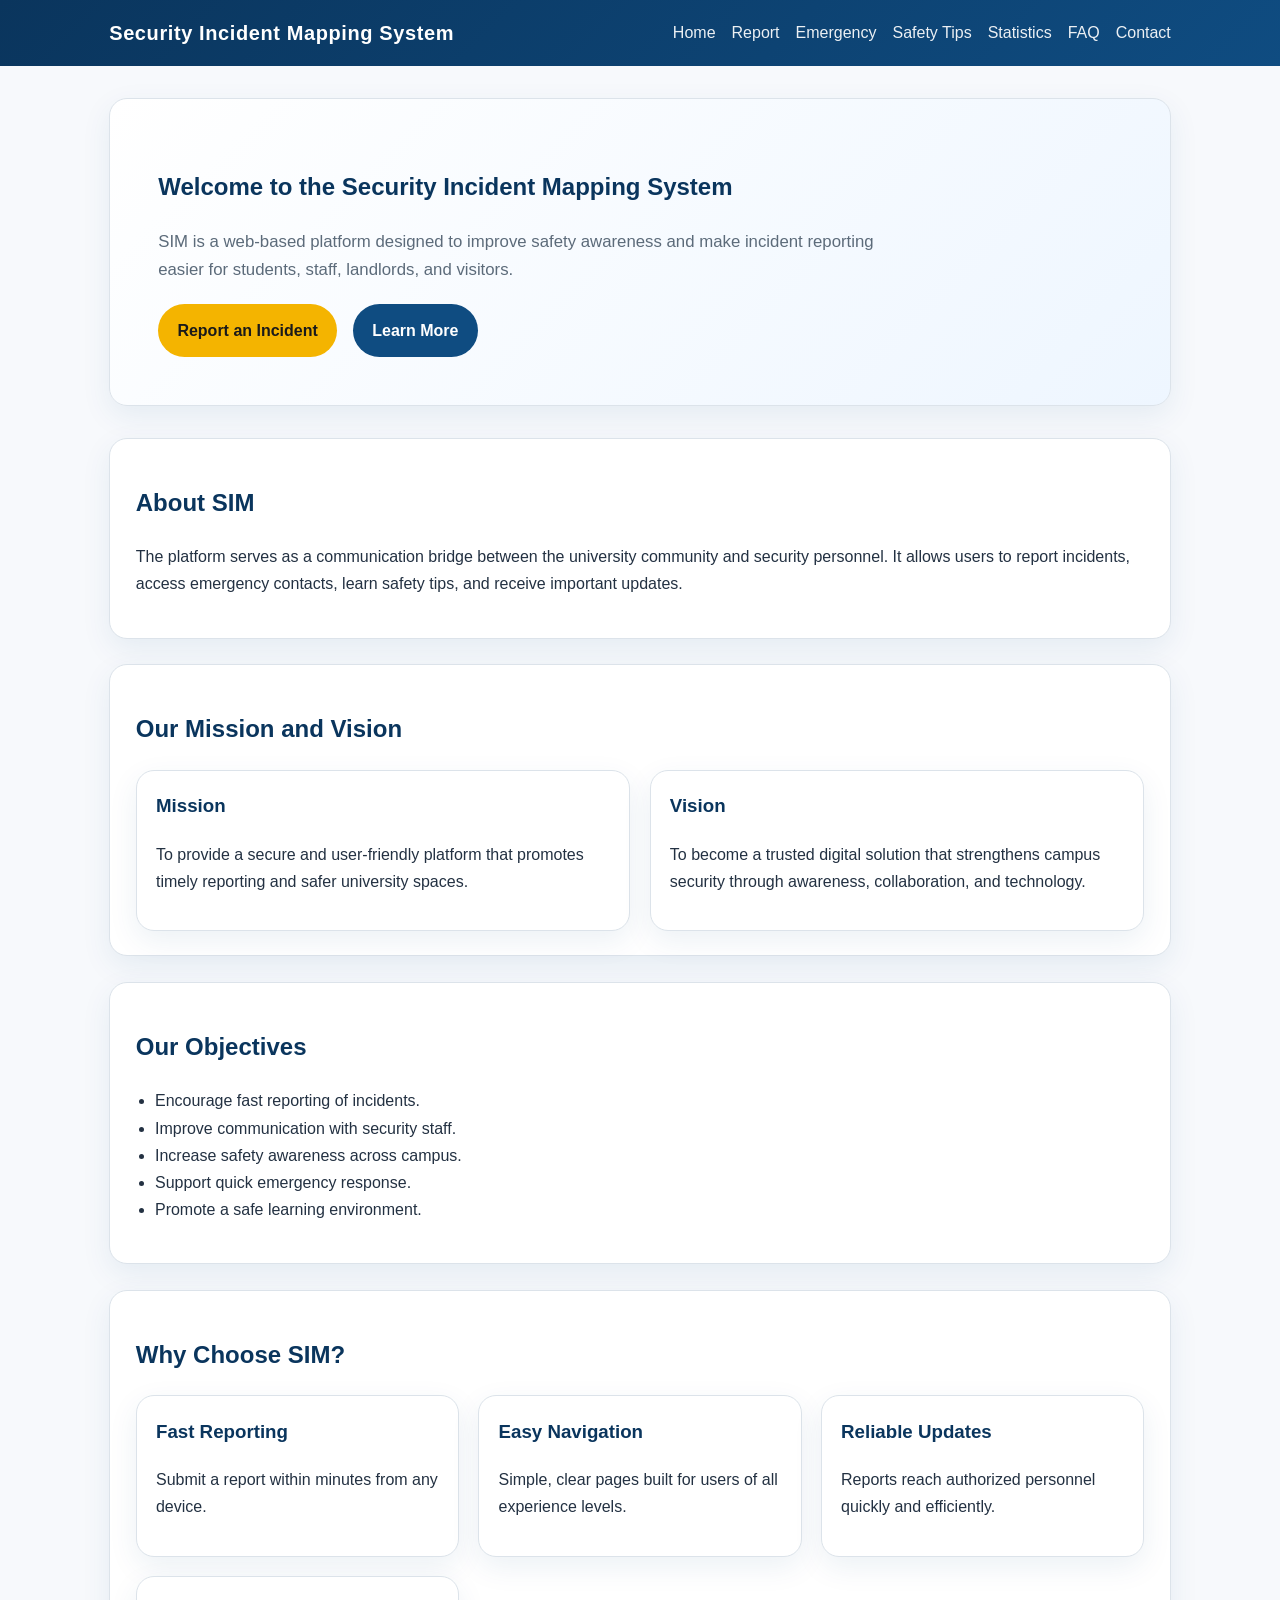
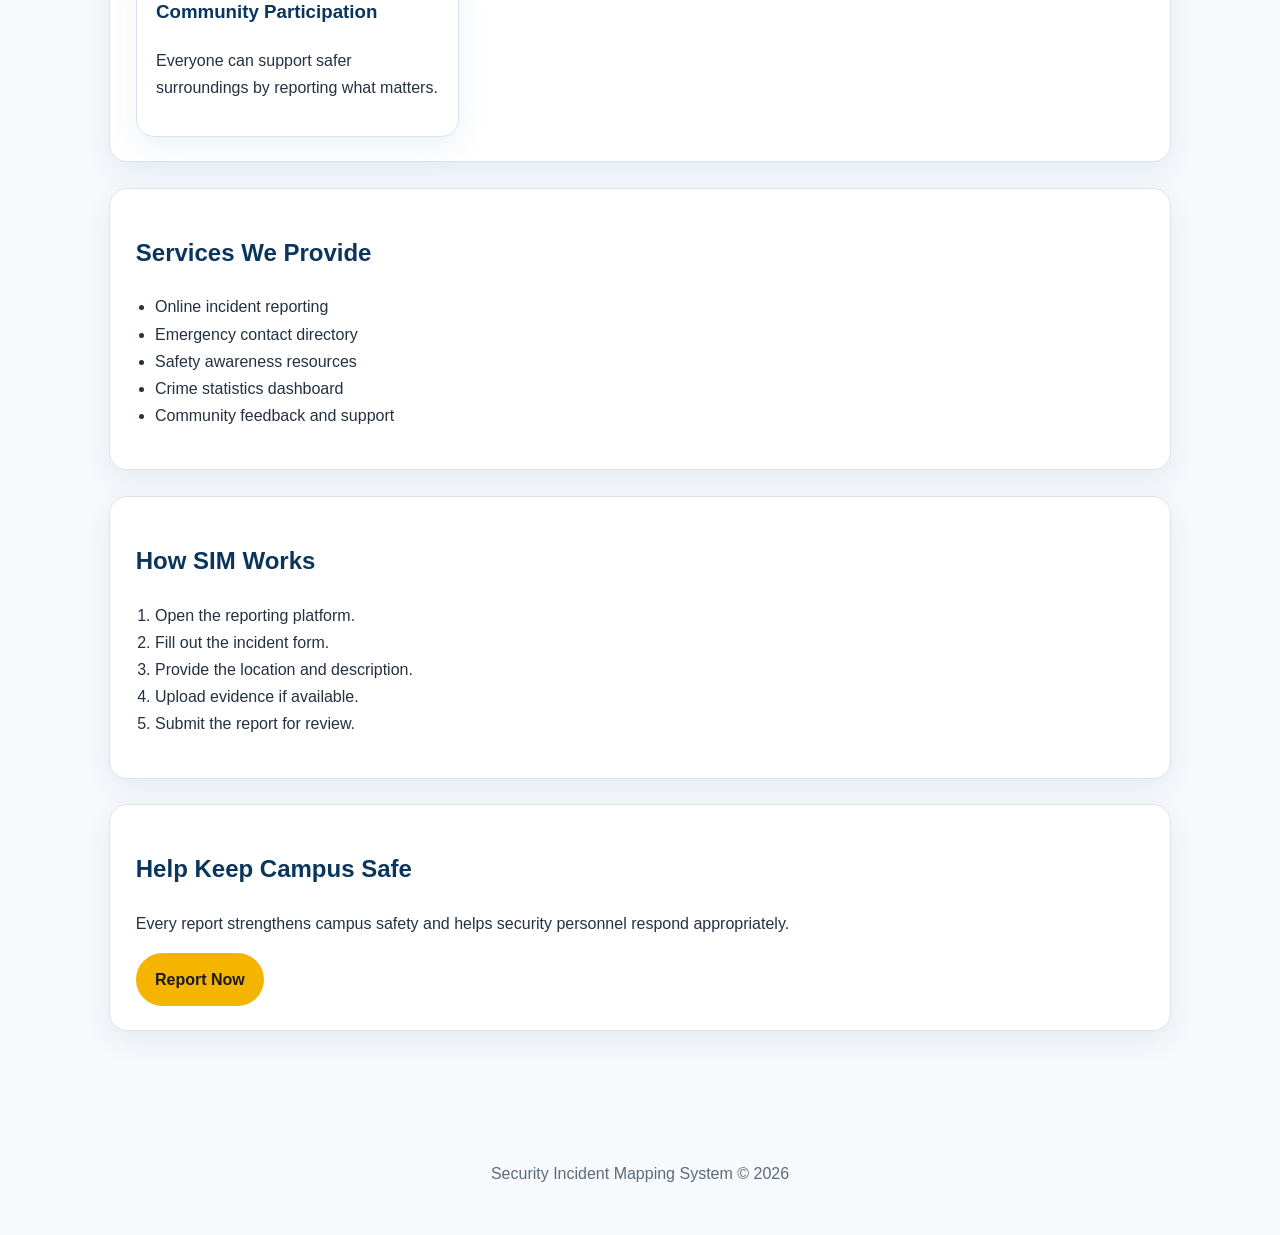
<file: index.html>
<!DOCTYPE html>
<html lang="en">
  <head>
    <meta charset="UTF-8" />
    <meta name="viewport" content="width=device-width, initial-scale=1.0" />
    <title>SIM | Home</title>
    <link rel="stylesheet" href="style.css" />
  </head>
  <body>
    <header>
      <nav>
        <div class="brand">Security Incident Mapping System</div>
        <div class="nav-links">
          <a href="index.html">Home</a>
          <a href="report.html">Report</a>
          <a href="emegency.html">Emergency</a>
          <a href="tips.html">Safety Tips</a>
          <a href="statistics.html">Statistics</a>
          <a href="faq.html">FAQ</a>
          <a href="contant.html">Contact</a>
        </div>
      </nav>
    </header>

    <main>
      <section class="hero">
        <h1>Welcome to the Security Incident Mapping System</h1>
        <p>
          SIM is a web-based platform designed to improve safety awareness and make
          incident reporting easier for students, staff, landlords, and visitors.
        </p>
        <div class="button-row">
          <a class="button button-primary" href="report.html">Report an Incident</a>
          <a class="button button-secondary" href="faq.html">Learn More</a>
        </div>
      </section>

      <section>
        <h2>About SIM</h2>
        <p>
          The platform serves as a communication bridge between the university community
          and security personnel. It allows users to report incidents, access emergency
          contacts, learn safety tips, and receive important updates.
        </p>
      </section>

      <section>
        <h2>Our Mission and Vision</h2>
        <div class="grid">
          <div class="card">
            <h3>Mission</h3>
            <p>To provide a secure and user-friendly platform that promotes timely reporting and safer university spaces.</p>
          </div>
          <div class="card">
            <h3>Vision</h3>
            <p>To become a trusted digital solution that strengthens campus security through awareness, collaboration, and technology.</p>
          </div>
        </div>
      </section>

      <section>
        <h2>Our Objectives</h2>
        <ul>
          <li>Encourage fast reporting of incidents.</li>
          <li>Improve communication with security staff.</li>
          <li>Increase safety awareness across campus.</li>
          <li>Support quick emergency response.</li>
          <li>Promote a safe learning environment.</li>
        </ul>
      </section>

      <section>
        <h2>Why Choose SIM?</h2>
        <div class="grid">
          <div class="card">
            <h3>Fast Reporting</h3>
            <p>Submit a report within minutes from any device.</p>
          </div>
          <div class="card">
            <h3>Easy Navigation</h3>
            <p>Simple, clear pages built for users of all experience levels.</p>
          </div>
          <div class="card">
            <h3>Reliable Updates</h3>
            <p>Reports reach authorized personnel quickly and efficiently.</p>
          </div>
          <div class="card">
            <h3>Community Participation</h3>
            <p>Everyone can support safer surroundings by reporting what matters.</p>
          </div>
        </div>
      </section>

      <section>
        <h2>Services We Provide</h2>
        <ul>
          <li>Online incident reporting</li>
          <li>Emergency contact directory</li>
          <li>Safety awareness resources</li>
          <li>Crime statistics dashboard</li>
          <li>Community feedback and support</li>
        </ul>
      </section>

      <section>
        <h2>How SIM Works</h2>
        <ol>
          <li>Open the reporting platform.</li>
          <li>Fill out the incident form.</li>
          <li>Provide the location and description.</li>
          <li>Upload evidence if available.</li>
          <li>Submit the report for review.</li>
        </ol>
      </section>

      <section>
        <h2>Help Keep Campus Safe</h2>
        <p>Every report strengthens campus safety and helps security personnel respond appropriately.</p>
        <a class="button button-primary" href="report.html">Report Now</a>
      </section>
    </main>

    <footer>
      <p>Security Incident Mapping System © 2026</p>
    </footer>
  </body>
</html>
</file>
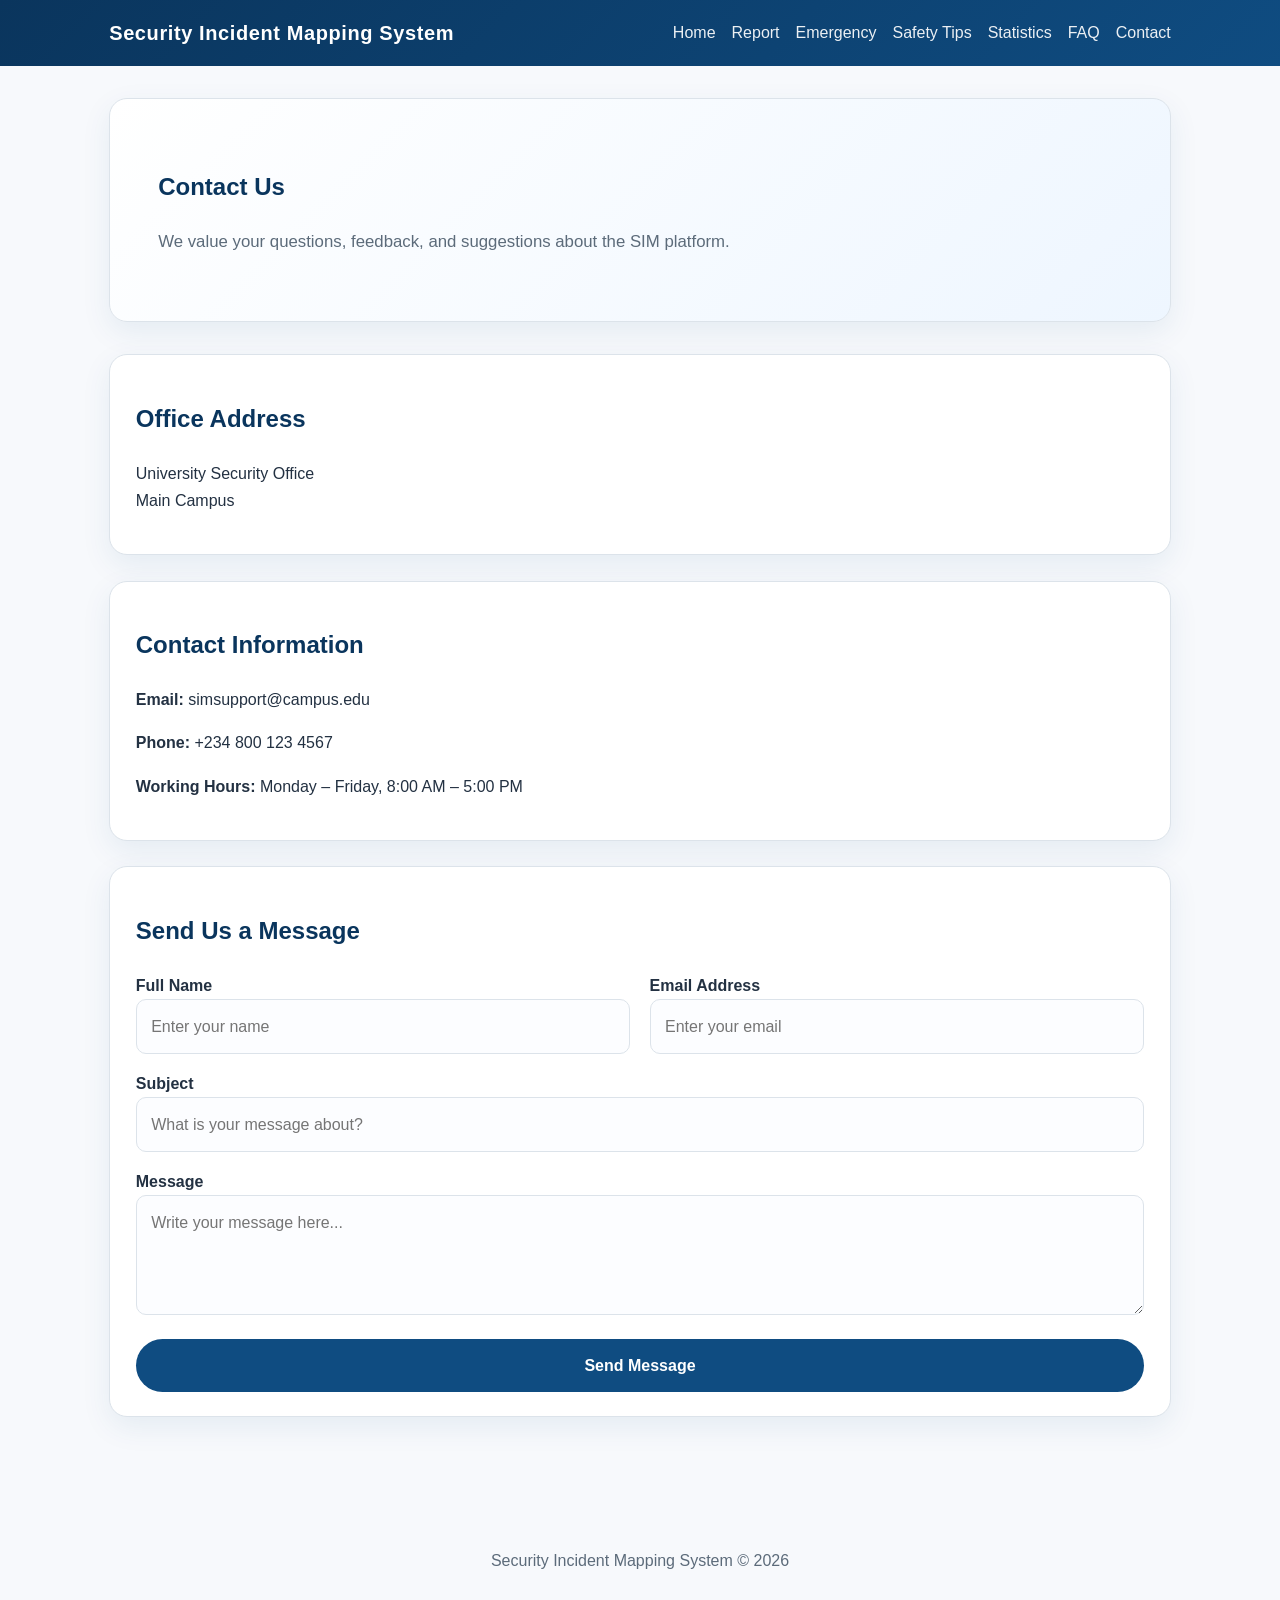
<file: contant.html>
<!DOCTYPE html>
<html lang="en">
  <head>
    <meta charset="UTF-8" />
    <meta name="viewport" content="width=device-width, initial-scale=1.0" />
    <title>SIM | Contact Us</title>
    <link rel="stylesheet" href="style.css" />
  </head>
  <body>
    <header>
      <nav>
        <div class="brand">Security Incident Mapping System</div>
        <div class="nav-links">
          <a href="index.html">Home</a>
          <a href="report.html">Report</a>
          <a href="emegency.html">Emergency</a>
          <a href="tips.html">Safety Tips</a>
          <a href="statistics.html">Statistics</a>
          <a href="faq.html">FAQ</a>
          <a href="contant.html">Contact</a>
        </div>
      </nav>
    </header>

    <main>
      <section class="hero">
        <h1>Contact Us</h1>
        <p>We value your questions, feedback, and suggestions about the SIM platform.</p>
      </section>

      <section>
        <h2>Office Address</h2>
        <p>University Security Office<br />Main Campus</p>
      </section>

      <section>
        <h2>Contact Information</h2>
        <p><strong>Email:</strong> <a href="mailto:simsupport@campus.edu">simsupport@campus.edu</a></p>
        <p><strong>Phone:</strong> +234 800 123 4567</p>
        <p><strong>Working Hours:</strong> Monday – Friday, 8:00 AM – 5:00 PM</p>
      </section>

      <section>
        <h2>Send Us a Message</h2>
        <form>
          <div class="grid">
            <div>
              <label for="contact-name">Full Name</label>
              <input id="contact-name" type="text" placeholder="Enter your name" />
            </div>
            <div>
              <label for="contact-email">Email Address</label>
              <input id="contact-email" type="email" placeholder="Enter your email" />
            </div>
          </div>
          <div>
            <label for="subject">Subject</label>
            <input id="subject" type="text" placeholder="What is your message about?" />
          </div>
          <div>
            <label for="message">Message</label>
            <textarea id="message" placeholder="Write your message here..."></textarea>
          </div>
          <button type="submit">Send Message</button>
        </form>
      </section>
    </main>

    <footer>
      <p>Security Incident Mapping System © 2026</p>
    </footer>
  </body>
</html>
</file>
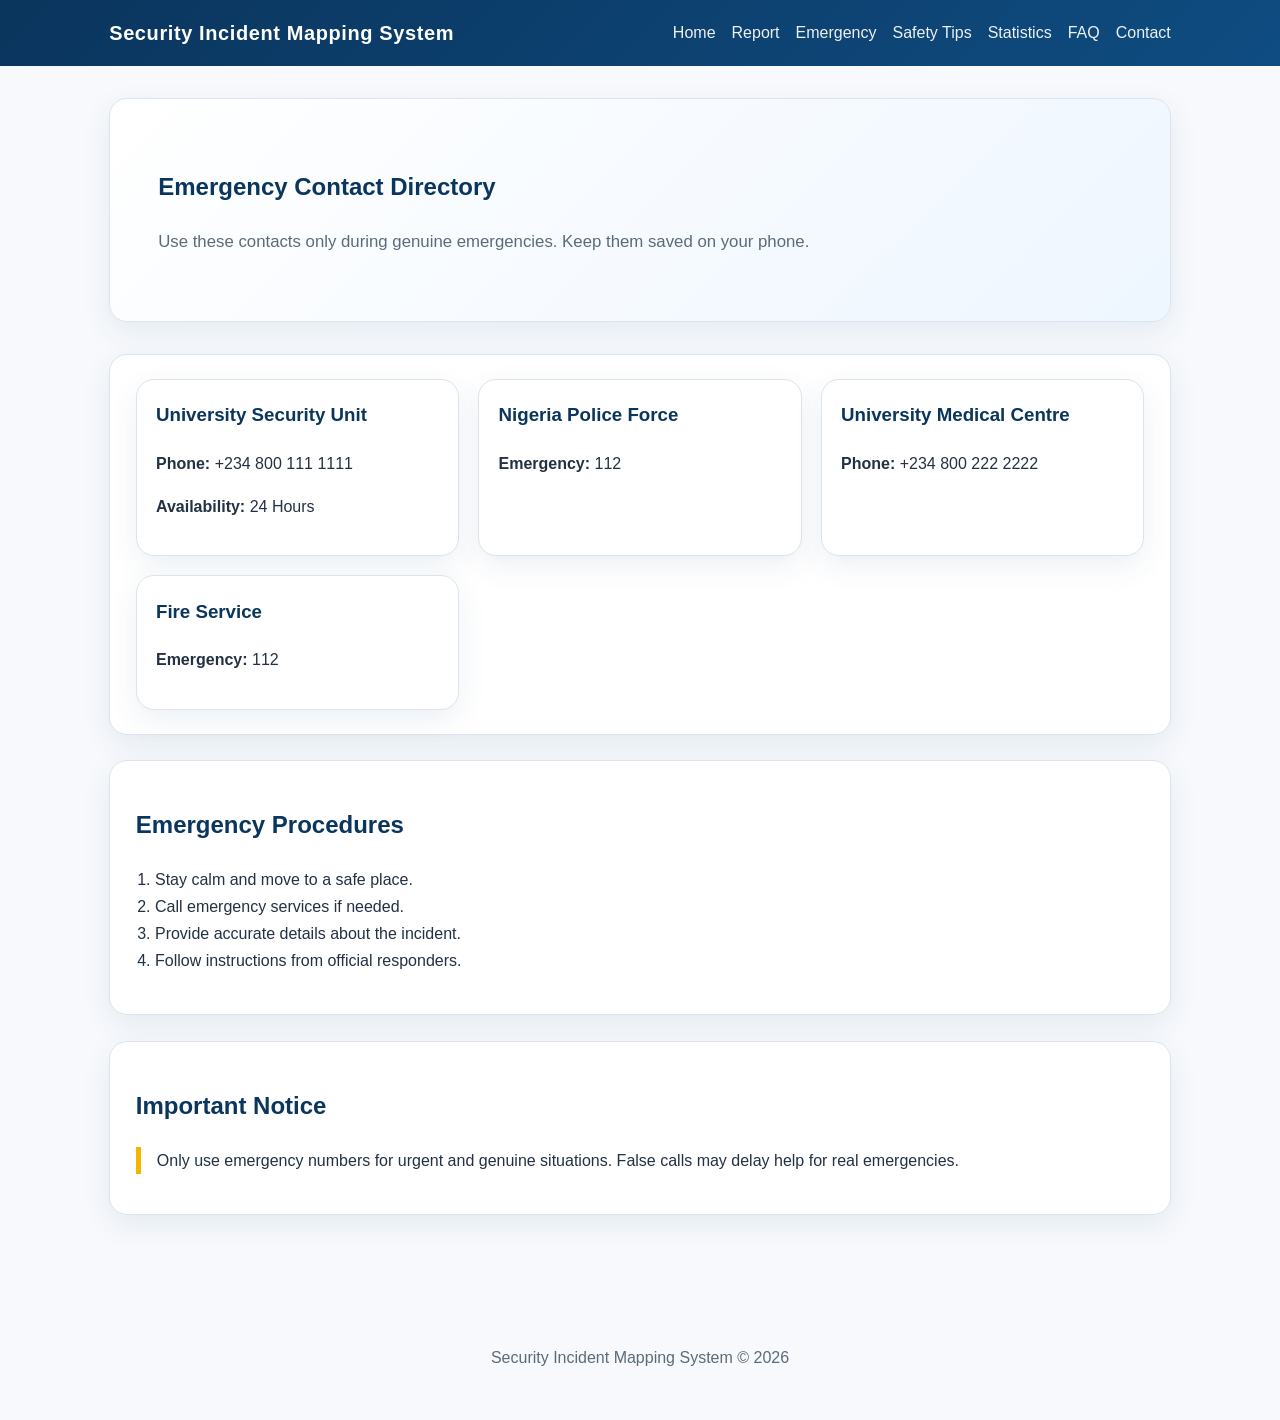
<file: emegency.html>
<!DOCTYPE html>
<html lang="en">
  <head>
    <meta charset="UTF-8" />
    <meta name="viewport" content="width=device-width, initial-scale=1.0" />
    <title>SIM | Emergency Contacts</title>
    <link rel="stylesheet" href="style.css" />
  </head>
  <body>
    <header>
      <nav>
        <div class="brand">Security Incident Mapping System</div>
        <div class="nav-links">
          <a href="index.html">Home</a>
          <a href="report.html">Report</a>
          <a href="emegency.html">Emergency</a>
          <a href="tips.html">Safety Tips</a>
          <a href="statistics.html">Statistics</a>
          <a href="faq.html">FAQ</a>
          <a href="contant.html">Contact</a>
        </div>
      </nav>
    </header>

    <main>
      <section class="hero">
        <h1>Emergency Contact Directory</h1>
        <p>Use these contacts only during genuine emergencies. Keep them saved on your phone.</p>
      </section>

      <section>
        <div class="grid">
          <div class="card">
            <h3>University Security Unit</h3>
            <p><strong>Phone:</strong> +234 800 111 1111</p>
            <p><strong>Availability:</strong> 24 Hours</p>
          </div>
          <div class="card">
            <h3>Nigeria Police Force</h3>
            <p><strong>Emergency:</strong> 112</p>
          </div>
          <div class="card">
            <h3>University Medical Centre</h3>
            <p><strong>Phone:</strong> +234 800 222 2222</p>
          </div>
          <div class="card">
            <h3>Fire Service</h3>
            <p><strong>Emergency:</strong> 112</p>
          </div>
        </div>
      </section>

      <section>
        <h2>Emergency Procedures</h2>
        <ol>
          <li>Stay calm and move to a safe place.</li>
          <li>Call emergency services if needed.</li>
          <li>Provide accurate details about the incident.</li>
          <li>Follow instructions from official responders.</li>
        </ol>
      </section>

      <section>
        <h2>Important Notice</h2>
        <p class="details-card">Only use emergency numbers for urgent and genuine situations. False calls may delay help for real emergencies.</p>
      </section>
    </main>

    <footer>
      <p>Security Incident Mapping System © 2026</p>
    </footer>
  </body>
</html>
</file>
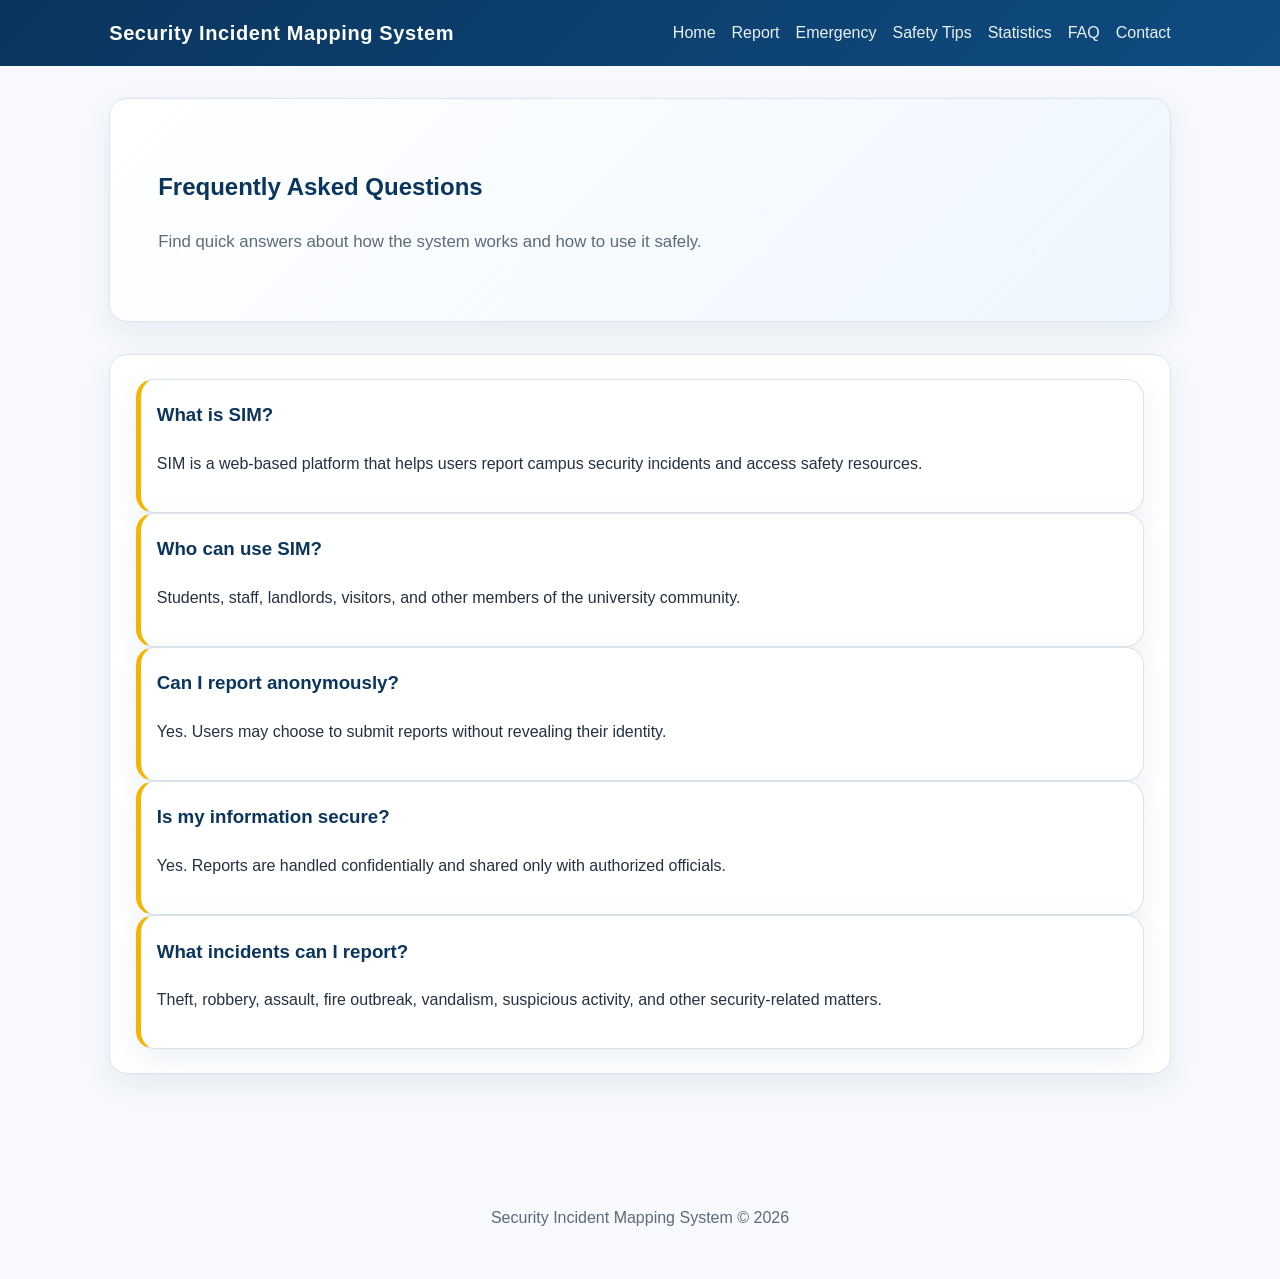
<file: faq.html>
<!DOCTYPE html>
<html lang="en">
  <head>
    <meta charset="UTF-8" />
    <meta name="viewport" content="width=device-width, initial-scale=1.0" />
    <title>SIM | FAQ</title>
    <link rel="stylesheet" href="style.css" />
  </head>
  <body>
    <header>
      <nav>
        <div class="brand">Security Incident Mapping System</div>
        <div class="nav-links">
          <a href="index.html">Home</a>
          <a href="report.html">Report</a>
          <a href="emegency.html">Emergency</a>
          <a href="tips.html">Safety Tips</a>
          <a href="statistics.html">Statistics</a>
          <a href="faq.html">FAQ</a>
          <a href="contant.html">Contact</a>
        </div>
      </nav>
    </header>

    <main>
      <section class="hero">
        <h1>Frequently Asked Questions</h1>
        <p>Find quick answers about how the system works and how to use it safely.</p>
      </section>

      <section>
        <div class="card details-card">
          <h3>What is SIM?</h3>
          <p>SIM is a web-based platform that helps users report campus security incidents and access safety resources.</p>
        </div>
        <div class="card details-card">
          <h3>Who can use SIM?</h3>
          <p>Students, staff, landlords, visitors, and other members of the university community.</p>
        </div>
        <div class="card details-card">
          <h3>Can I report anonymously?</h3>
          <p>Yes. Users may choose to submit reports without revealing their identity.</p>
        </div>
        <div class="card details-card">
          <h3>Is my information secure?</h3>
          <p>Yes. Reports are handled confidentially and shared only with authorized officials.</p>
        </div>
        <div class="card details-card">
          <h3>What incidents can I report?</h3>
          <p>Theft, robbery, assault, fire outbreak, vandalism, suspicious activity, and other security-related matters.</p>
        </div>
      </section>
    </main>

    <footer>
      <p>Security Incident Mapping System © 2026</p>
    </footer>
  </body>
</html>
</file>
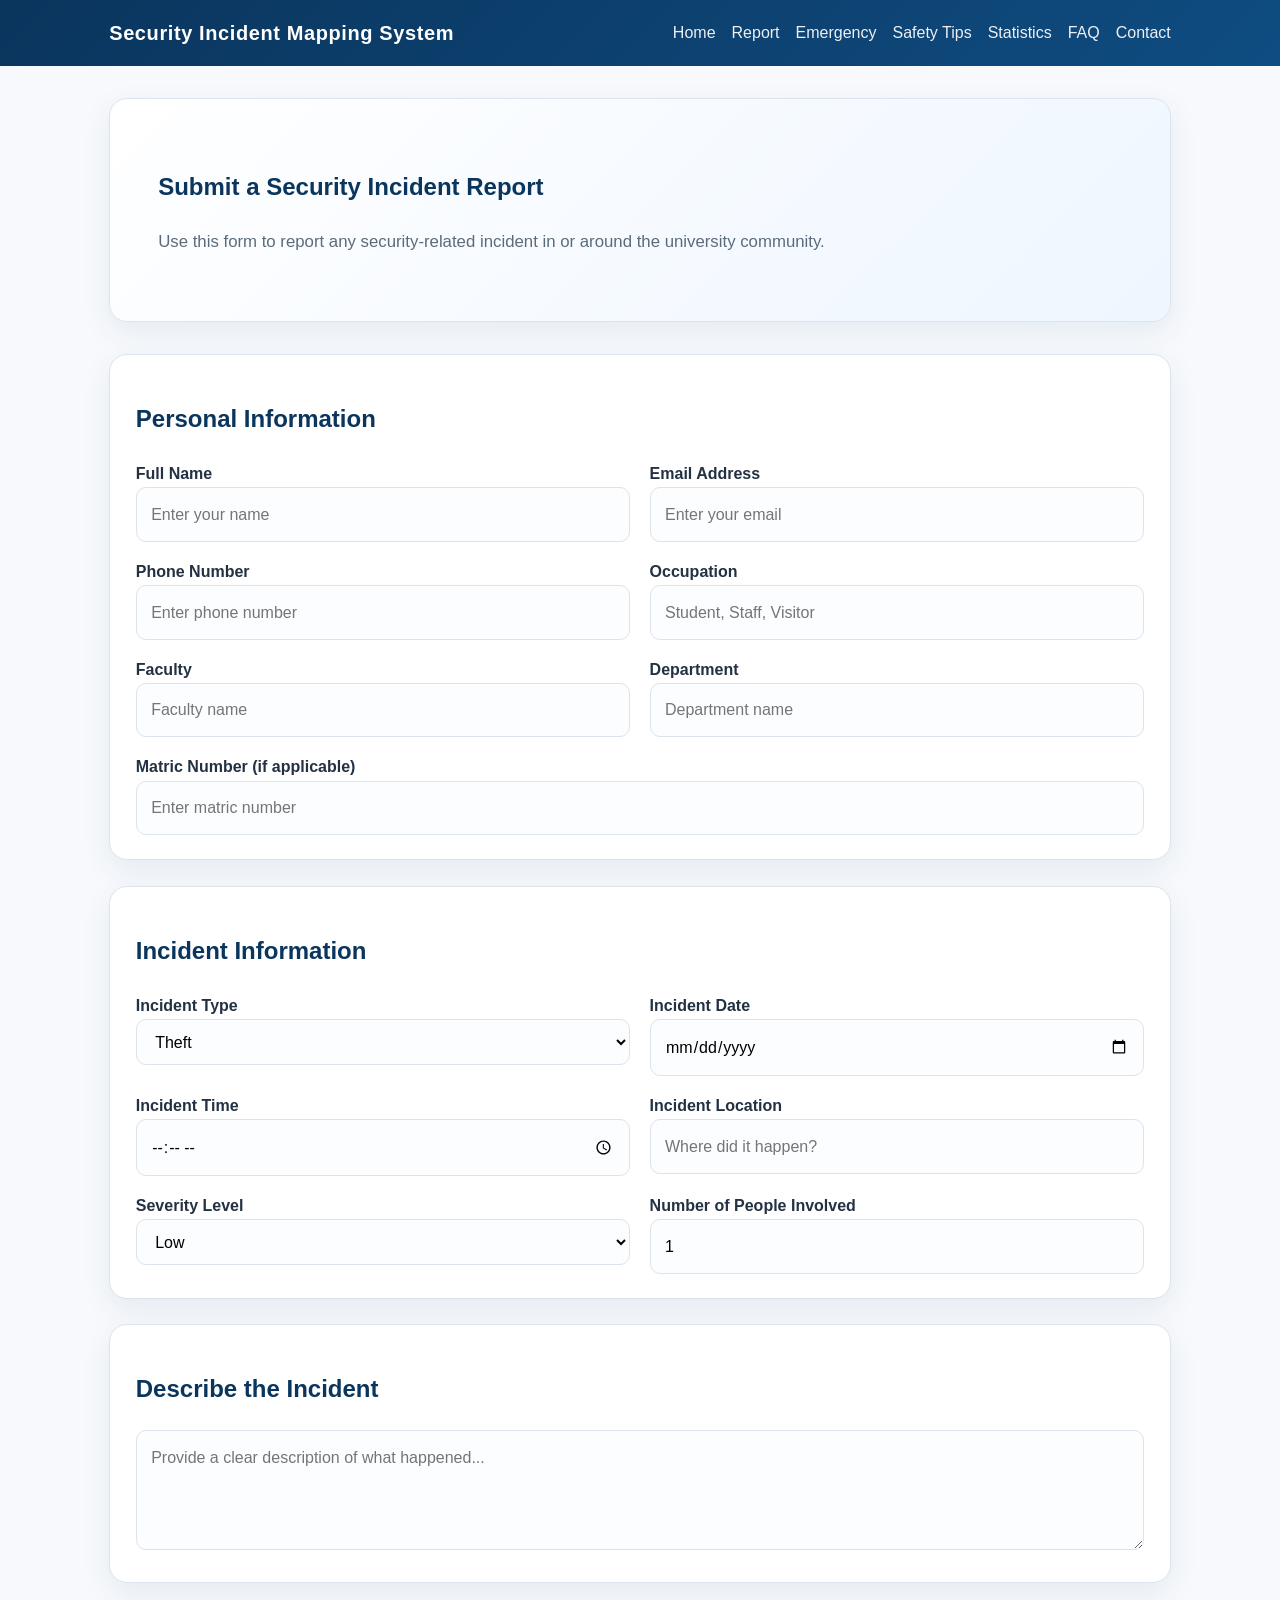
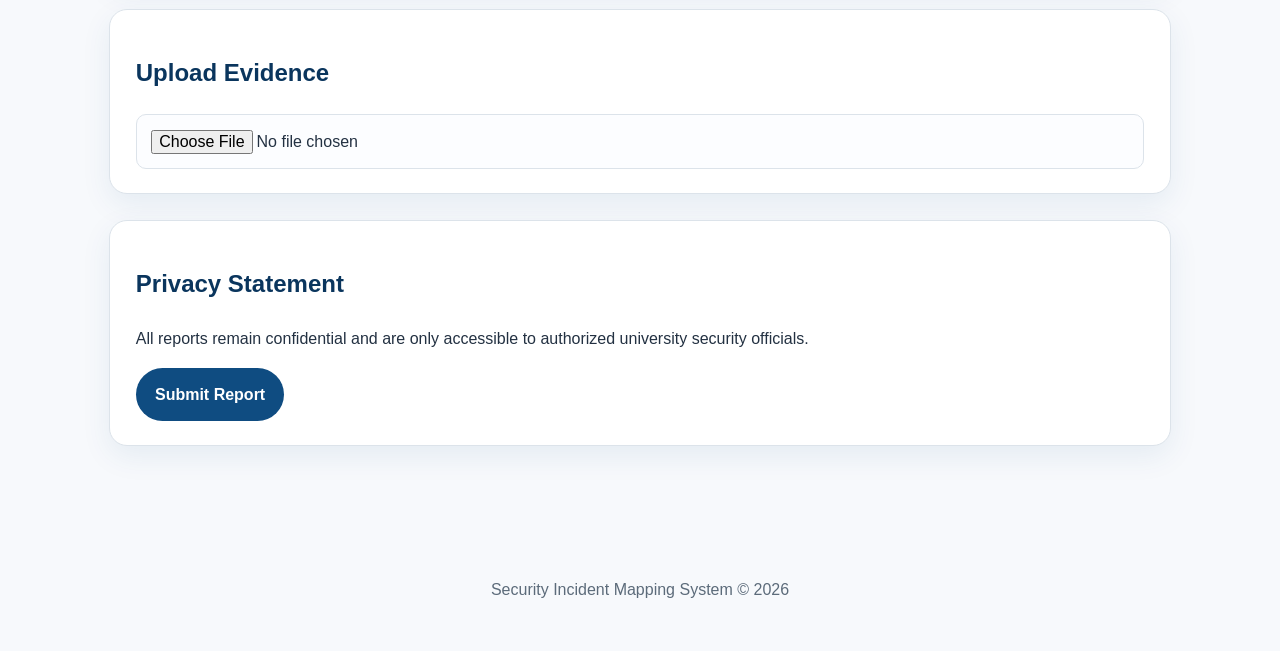
<file: report.html>
<!DOCTYPE html>
<html lang="en">
  <head>
    <meta charset="UTF-8" />
    <meta name="viewport" content="width=device-width, initial-scale=1.0" />
    <title>SIM | Report Incident</title>
    <link rel="stylesheet" href="style.css" />
  </head>
  <body>
    <header>
      <nav>
        <div class="brand">Security Incident Mapping System</div>
        <div class="nav-links">
          <a href="index.html">Home</a>
          <a href="report.html">Report</a>
          <a href="emegency.html">Emergency</a>
          <a href="tips.html">Safety Tips</a>
          <a href="statistics.html">Statistics</a>
          <a href="faq.html">FAQ</a>
          <a href="contant.html">Contact</a>
        </div>
      </nav>
    </header>

    <main>
      <section class="hero">
        <h1>Submit a Security Incident Report</h1>
        <p>Use this form to report any security-related incident in or around the university community.</p>
      </section>

      <section>
        <h2>Personal Information</h2>
        <form>
          <div class="grid">
            <div>
              <label for="name">Full Name</label>
              <input id="name" type="text" placeholder="Enter your name" />
            </div>
            <div>
              <label for="email">Email Address</label>
              <input id="email" type="email" placeholder="Enter your email" />
            </div>
          </div>
          <div class="grid">
            <div>
              <label for="phone">Phone Number</label>
              <input id="phone" type="tel" placeholder="Enter phone number" />
            </div>
            <div>
              <label for="occupation">Occupation</label>
              <input id="occupation" type="text" placeholder="Student, Staff, Visitor" />
            </div>
          </div>
          <div class="grid">
            <div>
              <label for="faculty">Faculty</label>
              <input id="faculty" type="text" placeholder="Faculty name" />
            </div>
            <div>
              <label for="department">Department</label>
              <input id="department" type="text" placeholder="Department name" />
            </div>
          </div>
          <div>
            <label for="matric">Matric Number (if applicable)</label>
            <input id="matric" type="text" placeholder="Enter matric number" />
          </div>
        </form>
      </section>

      <section>
        <h2>Incident Information</h2>
        <form>
          <div class="grid">
            <div>
              <label for="type">Incident Type</label>
              <select id="type">
                <option>Theft</option>
                <option>Robbery</option>
                <option>Assault</option>
                <option>Fire Outbreak</option>
                <option>Suspicious Activity</option>
                <option>Vandalism</option>
                <option>Missing Person</option>
                <option>Other</option>
              </select>
            </div>
            <div>
              <label for="date">Incident Date</label>
              <input id="date" type="date" />
            </div>
          </div>
          <div class="grid">
            <div>
              <label for="time">Incident Time</label>
              <input id="time" type="time" />
            </div>
            <div>
              <label for="location">Incident Location</label>
              <input id="location" type="text" placeholder="Where did it happen?" />
            </div>
          </div>
          <div class="grid">
            <div>
              <label for="severity">Severity Level</label>
              <select id="severity">
                <option>Low</option>
                <option>Medium</option>
                <option>High</option>
              </select>
            </div>
            <div>
              <label for="people">Number of People Involved</label>
              <input id="people" type="number" min="1" value="1" />
            </div>
          </div>
        </form>
      </section>

      <section>
        <h2>Describe the Incident</h2>
        <textarea placeholder="Provide a clear description of what happened..."></textarea>
      </section>

      <section>
        <h2>Upload Evidence</h2>
        <input type="file" />
      </section>

      <section>
        <h2>Privacy Statement</h2>
        <p>All reports remain confidential and are only accessible to authorized university security officials.</p>
        <button type="submit">Submit Report</button>
      </section>
    </main>

    <footer>
      <p>Security Incident Mapping System © 2026</p>
    </footer>
  </body>
</html>
</file>
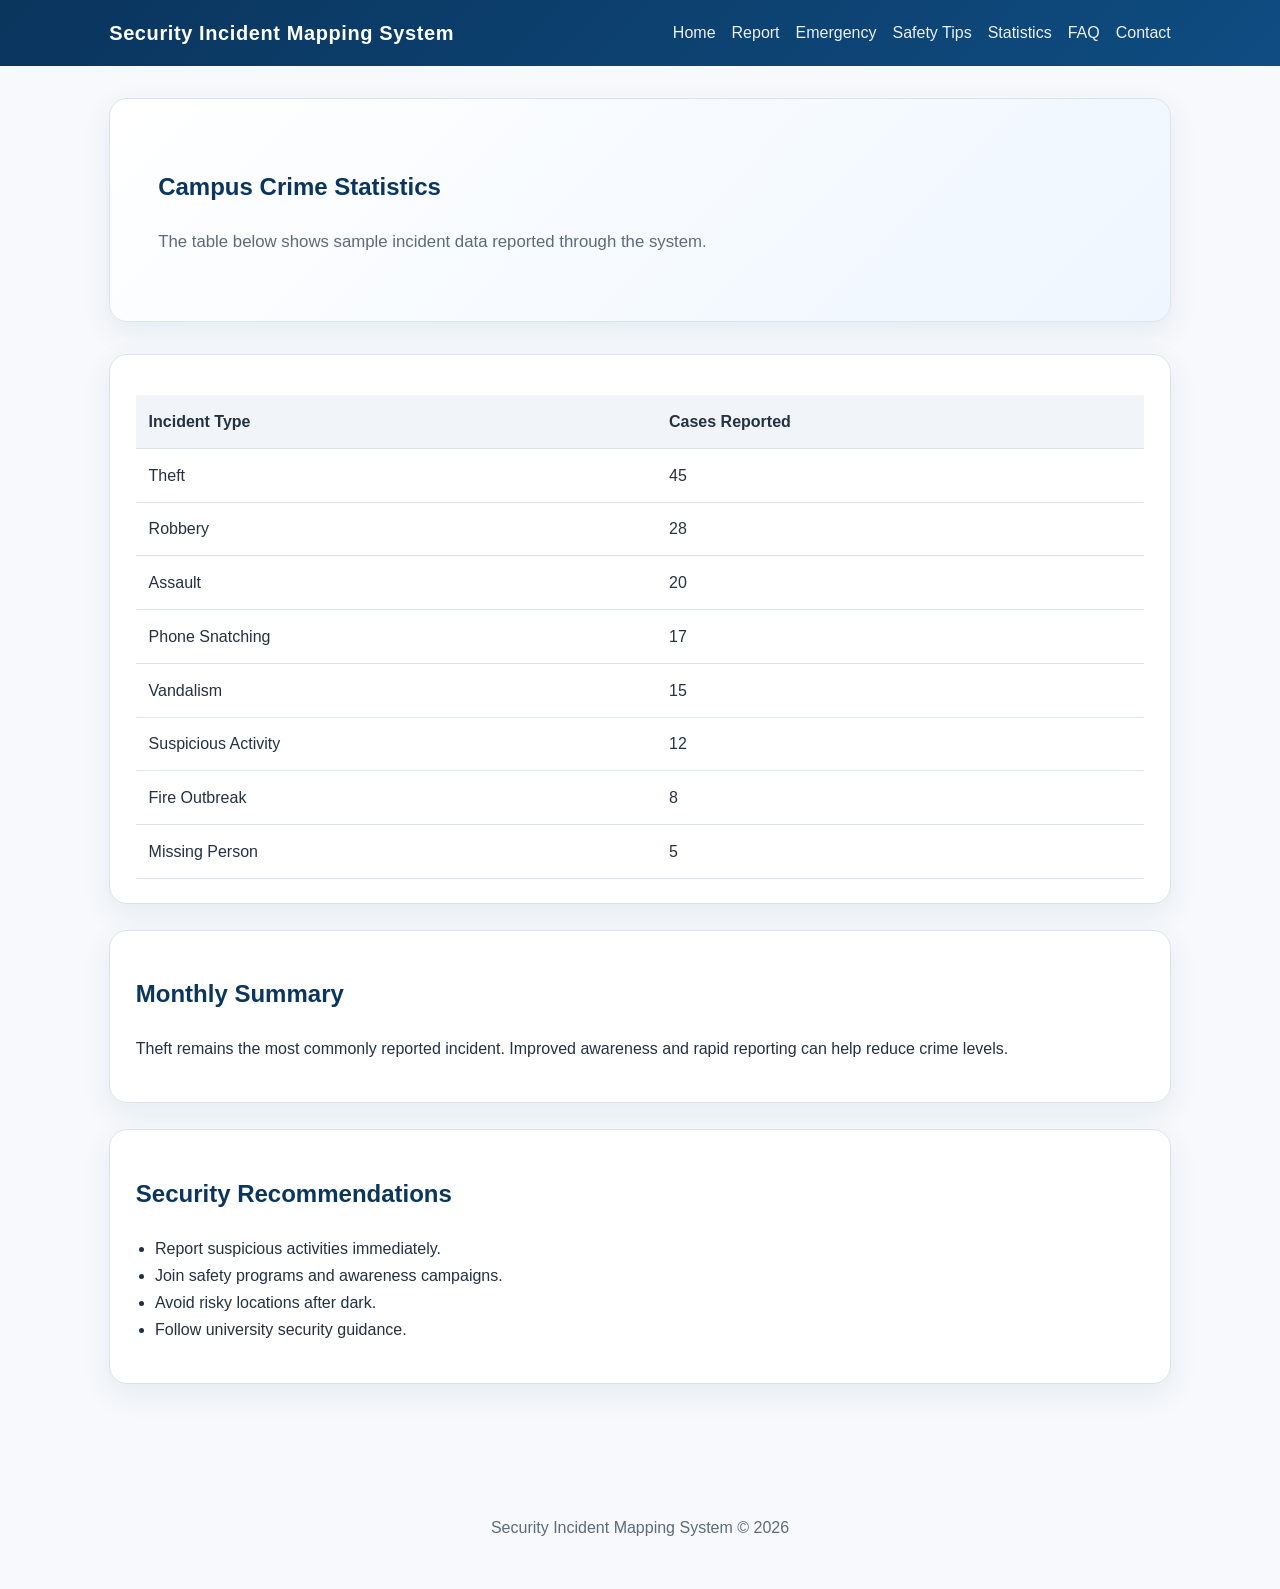
<file: statistics.html>
<!DOCTYPE html>
<html lang="en">
  <head>
    <meta charset="UTF-8" />
    <meta name="viewport" content="width=device-width, initial-scale=1.0" />
    <title>SIM | Crime Statistics</title>
    <link rel="stylesheet" href="style.css" />
  </head>
  <body>
    <header>
      <nav>
        <div class="brand">Security Incident Mapping System</div>
        <div class="nav-links">
          <a href="index.html">Home</a>
          <a href="report.html">Report</a>
          <a href="emegency.html">Emergency</a>
          <a href="tips.html">Safety Tips</a>
          <a href="statistics.html">Statistics</a>
          <a href="faq.html">FAQ</a>
          <a href="contant.html">Contact</a>
        </div>
      </nav>
    </header>

    <main>
      <section class="hero">
        <h1>Campus Crime Statistics</h1>
        <p>The table below shows sample incident data reported through the system.</p>
      </section>

      <section>
        <table>
          <thead>
            <tr>
              <th>Incident Type</th>
              <th>Cases Reported</th>
            </tr>
          </thead>
          <tbody>
            <tr><td>Theft</td><td>45</td></tr>
            <tr><td>Robbery</td><td>28</td></tr>
            <tr><td>Assault</td><td>20</td></tr>
            <tr><td>Phone Snatching</td><td>17</td></tr>
            <tr><td>Vandalism</td><td>15</td></tr>
            <tr><td>Suspicious Activity</td><td>12</td></tr>
            <tr><td>Fire Outbreak</td><td>8</td></tr>
            <tr><td>Missing Person</td><td>5</td></tr>
          </tbody>
        </table>
      </section>

      <section>
        <h2>Monthly Summary</h2>
        <p>Theft remains the most commonly reported incident. Improved awareness and rapid reporting can help reduce crime levels.</p>
      </section>

      <section>
        <h2>Security Recommendations</h2>
        <ul>
          <li>Report suspicious activities immediately.</li>
          <li>Join safety programs and awareness campaigns.</li>
          <li>Avoid risky locations after dark.</li>
          <li>Follow university security guidance.</li>
        </ul>
      </section>
    </main>

    <footer>
      <p>Security Incident Mapping System © 2026</p>
    </footer>
  </body>
</html>
</file>
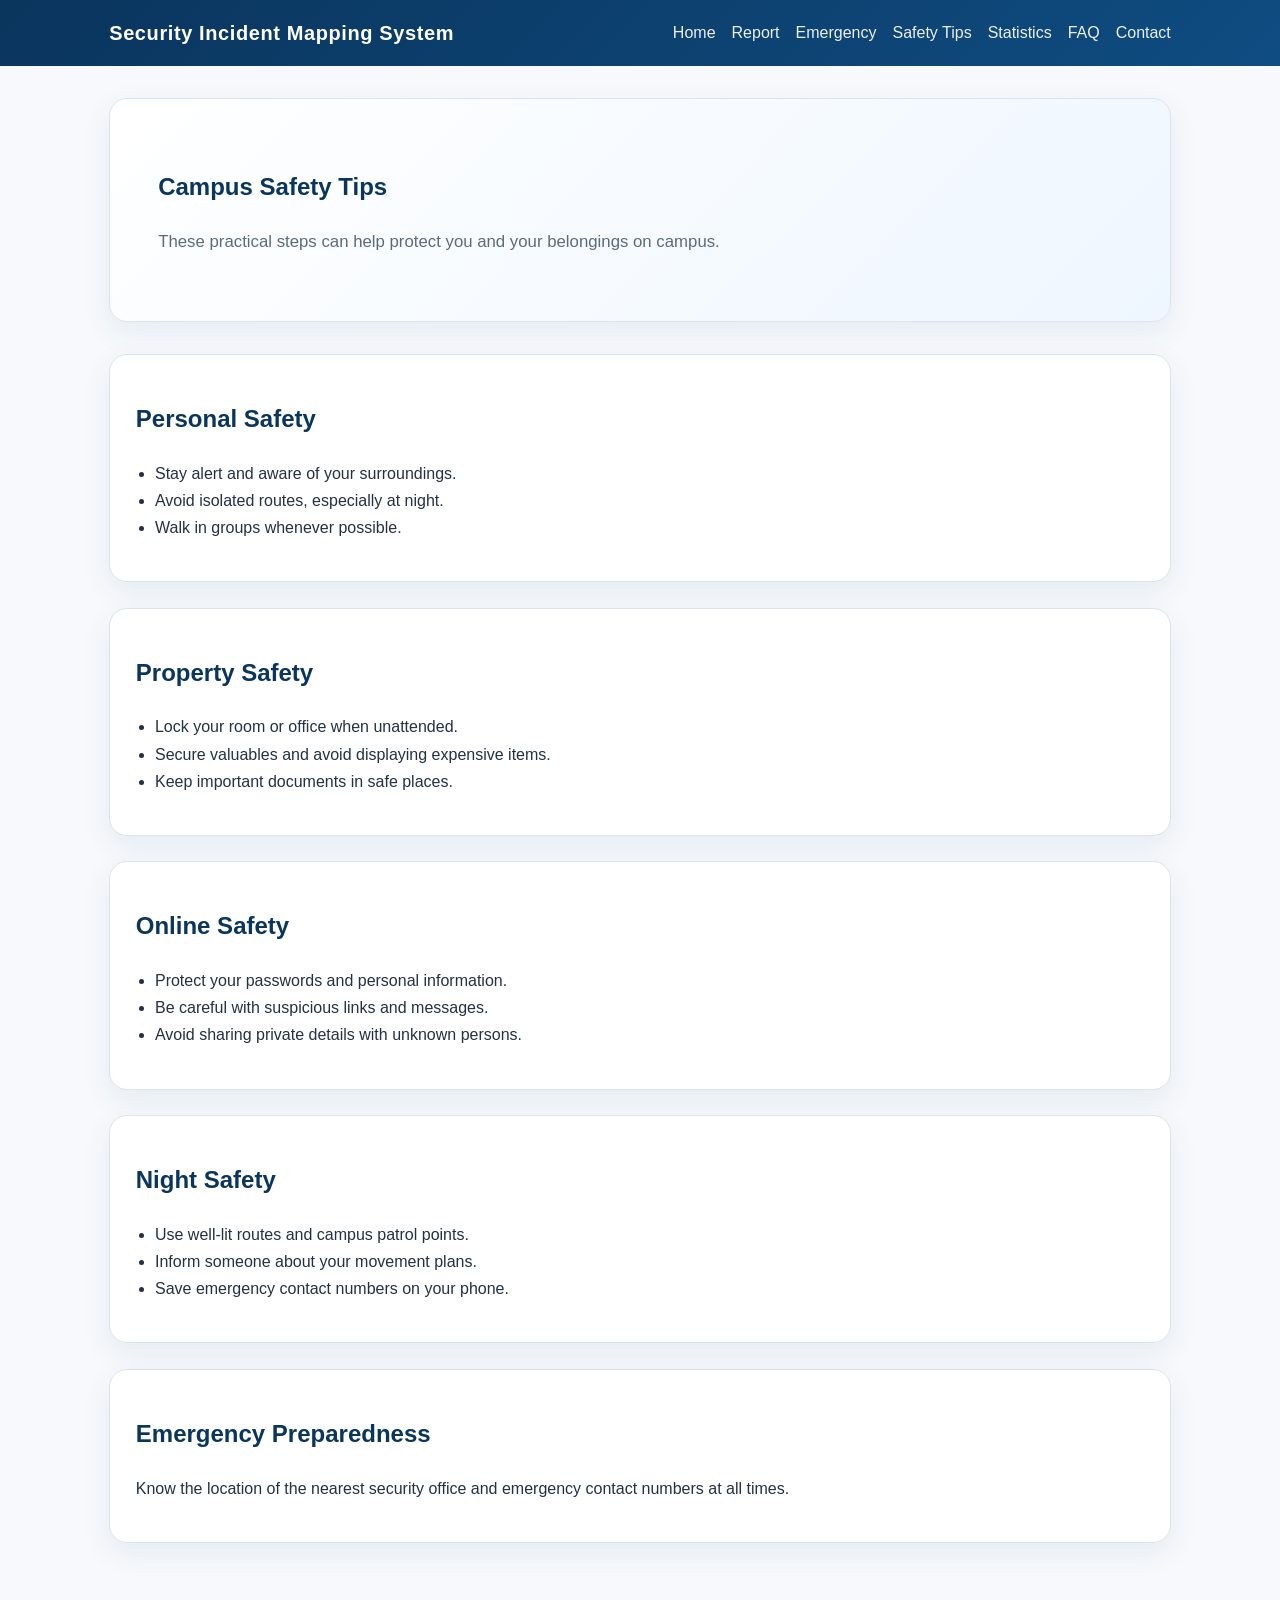
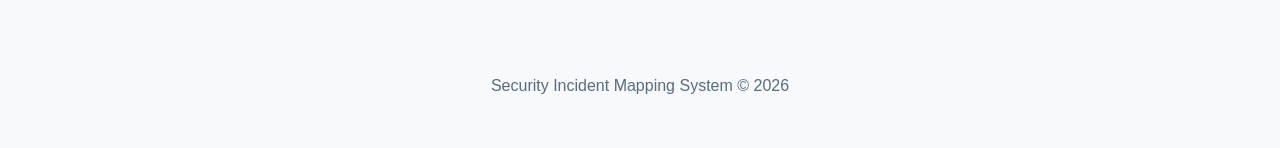
<file: tips.html>
<!DOCTYPE html>
<html lang="en">
  <head>
    <meta charset="UTF-8" />
    <meta name="viewport" content="width=device-width, initial-scale=1.0" />
    <title>SIM | Safety Tips</title>
    <link rel="stylesheet" href="style.css" />
  </head>
  <body>
    <header>
      <nav>
        <div class="brand">Security Incident Mapping System</div>
        <div class="nav-links">
          <a href="index.html">Home</a>
          <a href="report.html">Report</a>
          <a href="emegency.html">Emergency</a>
          <a href="tips.html">Safety Tips</a>
          <a href="statistics.html">Statistics</a>
          <a href="faq.html">FAQ</a>
          <a href="contant.html">Contact</a>
        </div>
      </nav>
    </header>

    <main>
      <section class="hero">
        <h1>Campus Safety Tips</h1>
        <p>These practical steps can help protect you and your belongings on campus.</p>
      </section>

      <section>
        <h2>Personal Safety</h2>
        <ul>
          <li>Stay alert and aware of your surroundings.</li>
          <li>Avoid isolated routes, especially at night.</li>
          <li>Walk in groups whenever possible.</li>
        </ul>
      </section>

      <section>
        <h2>Property Safety</h2>
        <ul>
          <li>Lock your room or office when unattended.</li>
          <li>Secure valuables and avoid displaying expensive items.</li>
          <li>Keep important documents in safe places.</li>
        </ul>
      </section>

      <section>
        <h2>Online Safety</h2>
        <ul>
          <li>Protect your passwords and personal information.</li>
          <li>Be careful with suspicious links and messages.</li>
          <li>Avoid sharing private details with unknown persons.</li>
        </ul>
      </section>

      <section>
        <h2>Night Safety</h2>
        <ul>
          <li>Use well-lit routes and campus patrol points.</li>
          <li>Inform someone about your movement plans.</li>
          <li>Save emergency contact numbers on your phone.</li>
        </ul>
      </section>

      <section>
        <h2>Emergency Preparedness</h2>
        <p>Know the location of the nearest security office and emergency contact numbers at all times.</p>
      </section>
    </main>

    <footer>
      <p>Security Incident Mapping System © 2026</p>
    </footer>
  </body>
</html>
</file>
<file: style.css>
:root {
  --primary: #0f4c81;
  --primary-dark: #0a355d;
  --accent: #f4b400;
  --bg: #f7f9fc;
  --text: #233142;
  --muted: #5c6b7a;
  --white: #ffffff;
  --border: #dce3ea;
}

* {
  box-sizing: border-box;
}

body {
  margin: 0;
  font-family: "Segoe UI", Tahoma, Geneva, Verdana, sans-serif;
  line-height: 1.7;
  color: var(--text);
  background: var(--bg);
}

a {
  color: inherit;
  text-decoration: none;
}

header {
  background: linear-gradient(135deg, var(--primary-dark), var(--primary));
  color: var(--white);
  padding: 1rem 0;
}

nav {
  max-width: 1100px;
  margin: 0 auto;
  padding: 0 1.2rem;
  display: flex;
  justify-content: space-between;
  align-items: center;
  flex-wrap: wrap;
  gap: 1rem;
}

.brand {
  font-size: 1.25rem;
  font-weight: 700;
  letter-spacing: 0.03em;
}

.nav-links {
  display: flex;
  gap: 1rem;
  flex-wrap: wrap;
}

.nav-links a {
  color: var(--white);
  opacity: 0.92;
  font-weight: 500;
}

.nav-links a:hover {
  opacity: 1;
}

main {
  max-width: 1100px;
  margin: 0 auto;
  padding: 2rem 1.2rem 4rem;
}

.hero,
section,
.card {
  background: var(--white);
  border: 1px solid var(--border);
  border-radius: 18px;
  box-shadow: 0 10px 30px rgba(15, 76, 129, 0.08);
}

.hero {
  padding: 3rem;
  margin-bottom: 2rem;
  background: linear-gradient(135deg, #ffffff 0%, #eef6ff 100%);
}

.hero h1,
section h2,
section h3 {
  color: var(--primary-dark);
}

.hero p {
  font-size: 1.05rem;
  color: var(--muted);
  max-width: 760px;
}

.button-row {
  display: flex;
  gap: 1rem;
  flex-wrap: wrap;
  margin-top: 1.2rem;
}

.button {
  display: inline-block;
  padding: 0.8rem 1.2rem;
  border-radius: 999px;
  font-weight: 600;
  transition: transform 0.2s ease, box-shadow 0.2s ease;
}

.button:hover {
  transform: translateY(-2px);
}

.button-primary {
  background: var(--accent);
  color: #1a1a1a;
}

.button-secondary {
  background: var(--primary);
  color: var(--white);
}

section {
  padding: 1.5rem 1.6rem;
  margin-bottom: 1.6rem;
}

.grid {
  display: grid;
  gap: 1.2rem;
  grid-template-columns: repeat(auto-fit, minmax(240px, 1fr));
}

.card {
  padding: 1.2rem;
}

.card h3 {
  margin-top: 0;
}

ul,
ol {
  padding-left: 1.2rem;
}

form {
  display: grid;
  gap: 1rem;
}

label {
  font-weight: 600;
}

input,
select,
textarea {
  width: 100%;
  padding: 0.8rem 0.9rem;
  border: 1px solid var(--border);
  border-radius: 10px;
  font: inherit;
  background: #fcfdff;
}

textarea {
  min-height: 120px;
  resize: vertical;
}

button {
  border: none;
  cursor: pointer;
  padding: 0.8rem 1.2rem;
  border-radius: 999px;
  font: inherit;
  font-weight: 700;
  background: var(--primary);
  color: var(--white);
}

table {
  width: 100%;
  border-collapse: collapse;
  margin-top: 1rem;
}

th,
td {
  padding: 0.8rem;
  border-bottom: 1px solid var(--border);
  text-align: left;
}

th {
  background: #f1f5f9;
}

.details-card {
  border-left: 5px solid var(--accent);
  padding-left: 1rem;
}

footer {
  text-align: center;
  padding: 1.5rem 1rem 2rem;
  color: var(--muted);
}

@media (max-width: 700px) {
  .hero {
    padding: 1.6rem;
  }

  nav {
    justify-content: center;
  }
}
</file>
